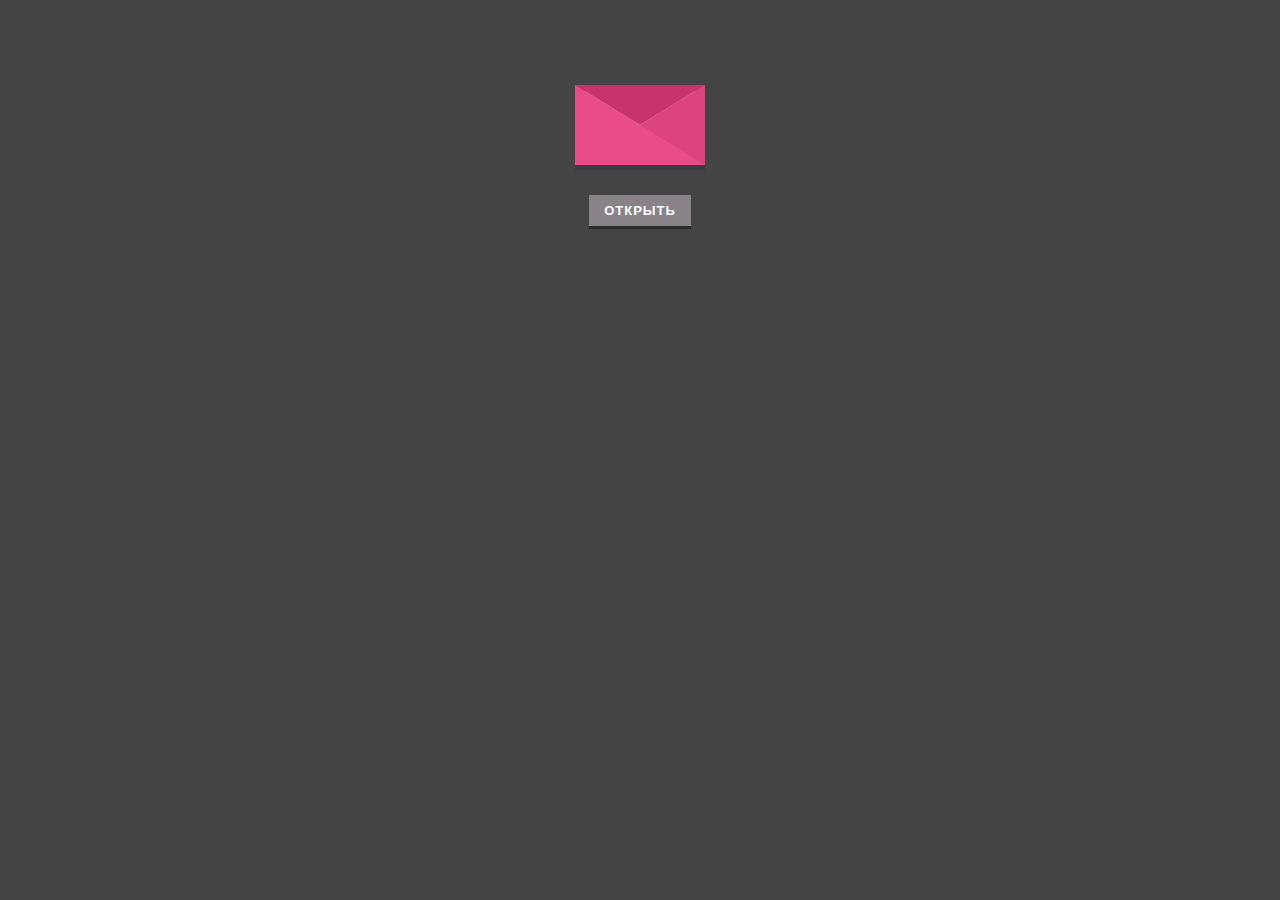
<file: task2/index.html>
<!DOCTYPE html>
<html lang="ru">
<head>
  <meta charset="UTF-8">
  <meta name="viewport" content="width=device-width, initial-scale=1.0">
  <meta http-equiv="X-UA-Compatible" content="ie=edge">
  <title>Ошибки</title>
  <link rel="stylesheet" href="css/main.css">
</head>
<body>
<main class="container" id="mail">

  <div class="envelope">
    <div class="paper">
      <ul>
        <li></li>
        <li></li>
        <li></li>
        <li></li>
      </ul>
      <div class="noti">1</div>
    </div>
  </div>
  <div class="open"></div>

  <input id="open" type="button" value="Открыть">

</main>
<script src="./js/open.js"></script>
<script src="./js/ui.js"></script>
</body>
</html>
</file>
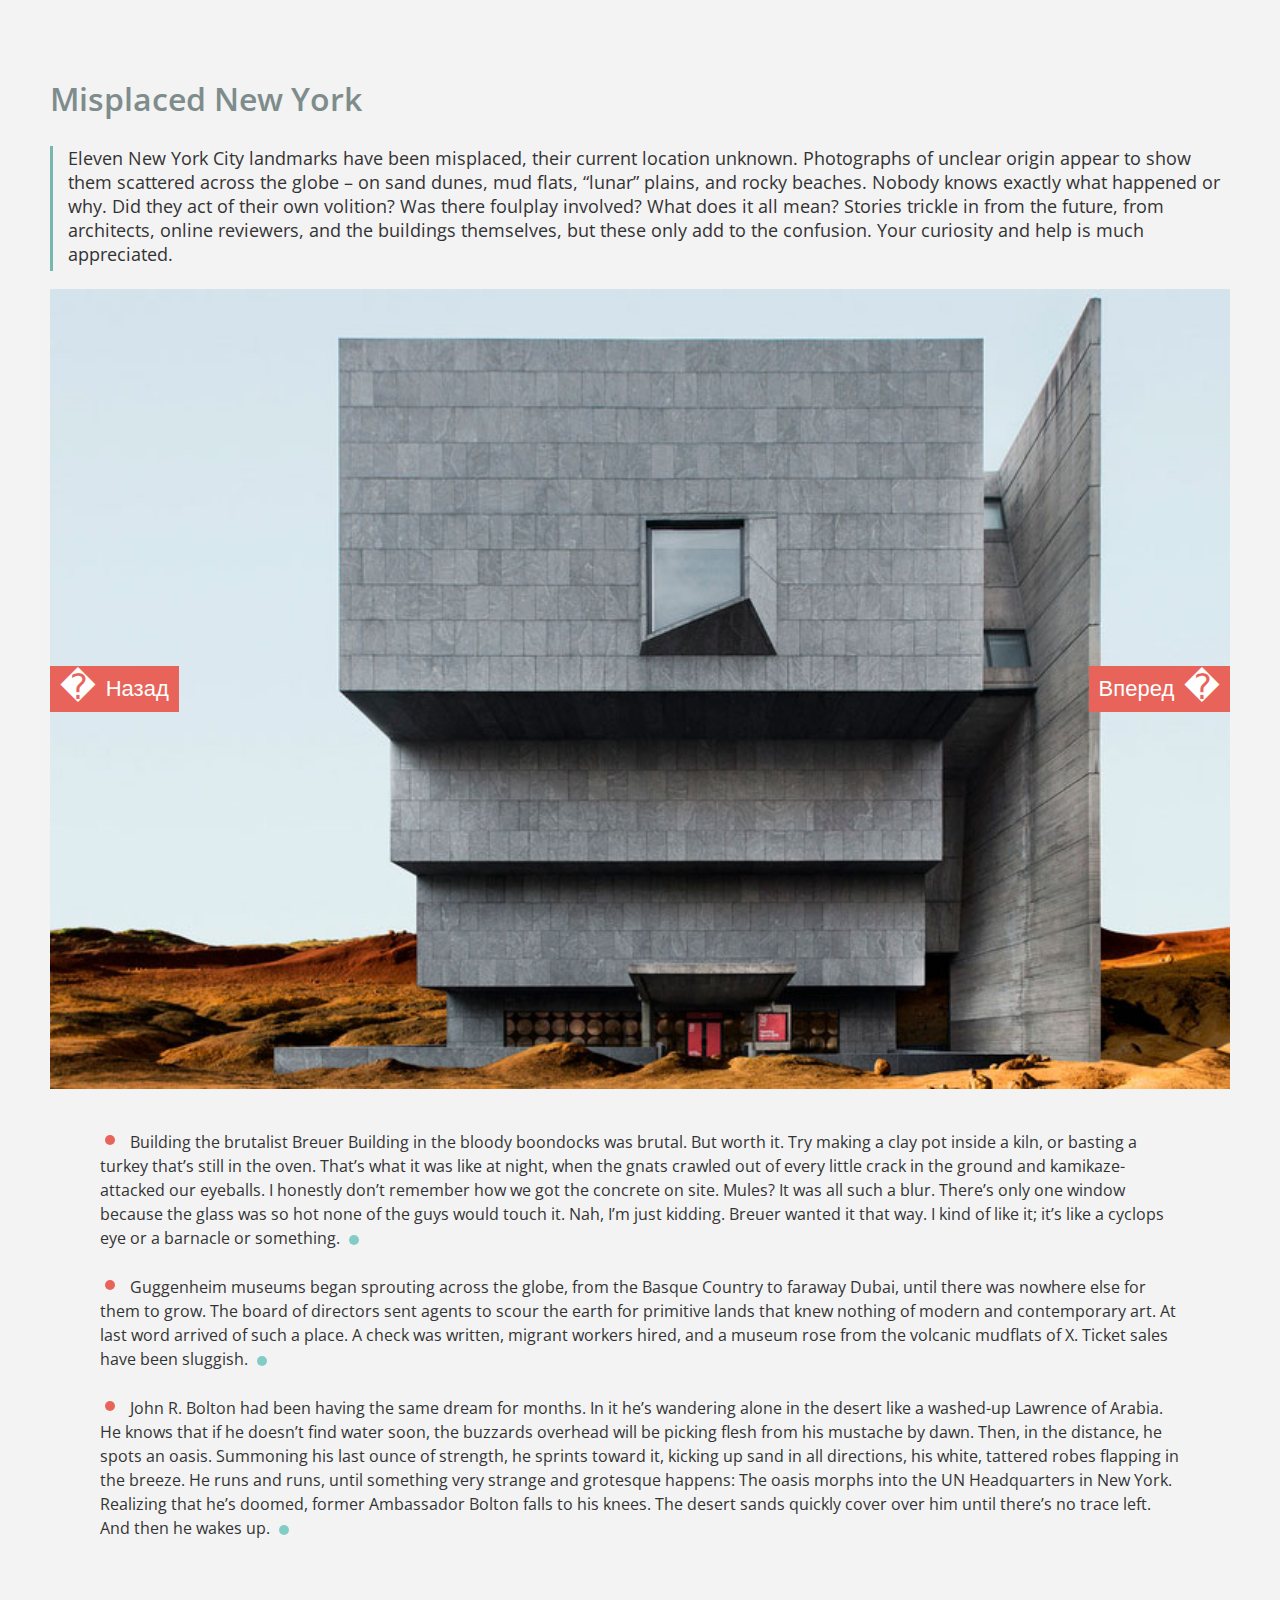
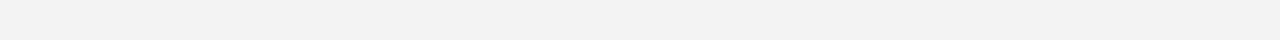
<file: task3/index.html>
<!DOCTYPE html>
<html lang="ru">
<head>
  <meta charset="UTF-8">
  <meta name="viewport" content="width=device-width, initial-scale=1.0">
  <meta name="viewport" content="width=1280">
  <meta http-equiv="X-UA-Compatible" content="ie=edge">
  <title>Галерея</title>
  <link rel="stylesheet" href="css/styles.css">
</head>
<body>
<article class="article-block">
  <h2 class="article-header">Misplaced New York</h2>
  <p class="article-description">
    Eleven New York City landmarks have been misplaced, their current location unknown. Photographs of unclear origin appear to show them scattered across the globe – on sand dunes, mud flats, “lunar” plains, and rocky beaches. Nobody knows exactly what happened or why. Did they act of their own volition? Was there foulplay involved? What does it all mean? Stories trickle in from the future, from architects, online reviewers, and the buildings themselves, but these only add to the confusion. Your curiosity and help is much appreciated.
  </p>

  <div class="article-gallery">
    <img id="currentPhoto" src="i/breuer-building.jpg" alt="">
    <button id="prevPhoto">Назад</button>
    <button id="nextPhoto">Вперед</button>
  </div>

  <div class="article-text">
    <ul class="list">
      <li class="list-item">
        Building the brutalist Breuer Building in the bloody boondocks was brutal. But worth it. Try making a clay pot inside a kiln, or basting a turkey that’s still in the oven. That’s what it was like at night, when the gnats crawled out of every little crack in the ground and kamikaze-attacked our eyeballs. I honestly don’t remember how we got the concrete on site. Mules? It was all such a blur. There’s only one window because the glass was so hot none of the guys would touch it. Nah, I’m just kidding. Breuer wanted it that way. I kind of like it; it’s like a cyclops eye or a barnacle or something.
      </li>
      <li class="list-item">
        Guggenheim museums began sprouting across the globe, from the Basque Country to faraway Dubai, until there was nowhere else for them to grow. The board of directors sent agents to scour the earth for primitive lands that knew nothing of modern and contemporary art. At last word arrived of such a place. A check was written, migrant workers hired, and a museum rose from the volcanic mudflats of X. Ticket sales have been sluggish.
      </li>
      <li class="list-item">
        John R. Bolton had been having the same dream for months. In it he’s wandering alone in the desert like a washed-up Lawrence of Arabia. He knows that if he doesn’t find water soon, the buzzards overhead will be picking flesh from his mustache by dawn. Then, in the distance, he spots an oasis. Summoning his last ounce of strength, he sprints toward it, kicking up sand in all directions, his white, tattered robes flapping in the breeze. He runs and runs, until something very strange and grotesque happens: The oasis morphs into the UN Headquarters in New York. Realizing that he’s doomed, former Ambassador Bolton falls to his knees. The desert sands quickly cover over him until there’s no trace left. And then he wakes up.
      </li>
    </ul>
  </div>
</article>
<script src="js/scripts.js"></script>
</body>
</html>
</file>
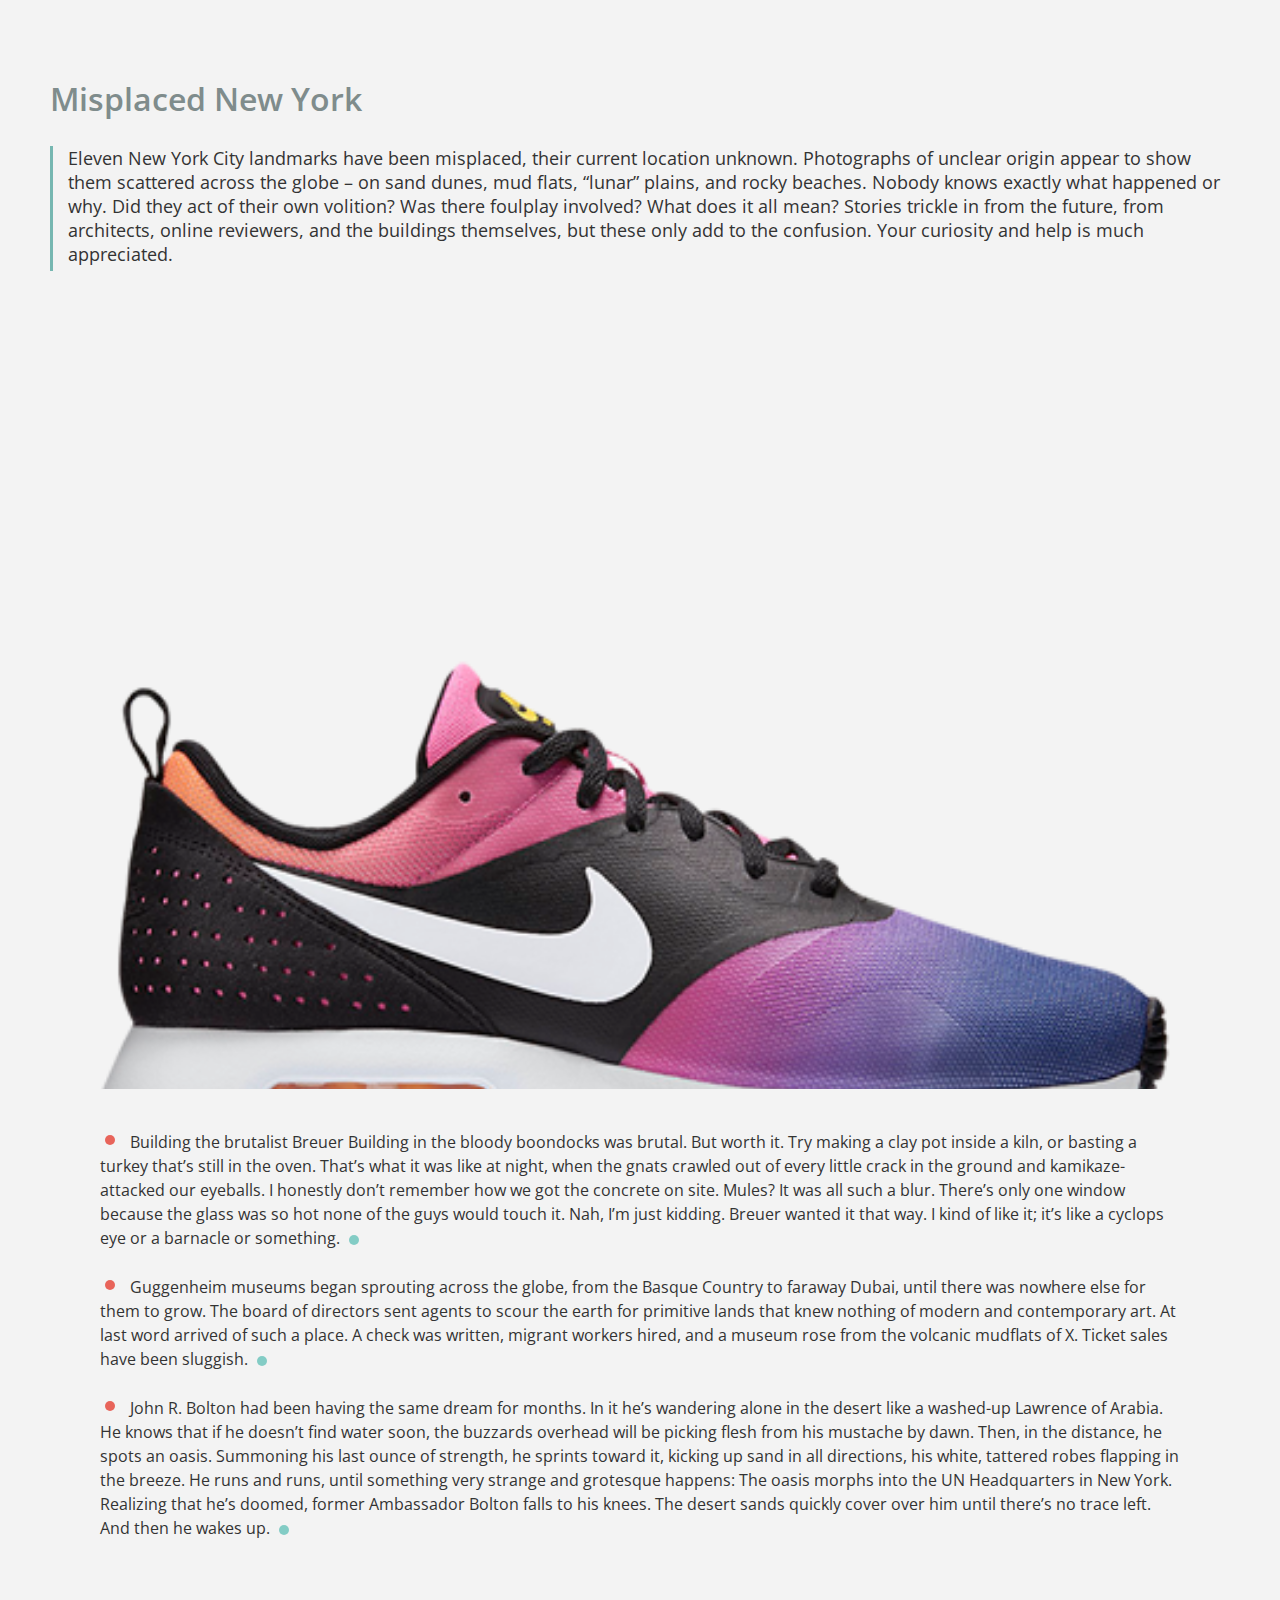
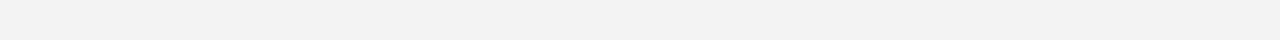
<file: task1/task1.html>
<!DOCTYPE html>
<html lang="ru">
<head>
  <meta charset="UTF-8">
  <meta name="viewport" content="width=device-width, initial-scale=1.0">
  <meta name="viewport" content="width=1280">
  <meta http-equiv="X-UA-Compatible" content="ie=edge">
  <title>Галерея</title>
  <link rel="stylesheet" href="css/styles.css">
</head>
<body>
<article class="article-block">
  <h2 class="article-header">Misplaced New York</h2>
  <p class="article-description">
    Eleven New York City landmarks have been misplaced, their current location unknown. Photographs of unclear origin appear to show them scattered across the globe – on sand dunes, mud flats, “lunar” plains, and rocky beaches. Nobody knows exactly what happened or why. Did they act of their own volition? Was there foulplay involved? What does it all mean? Stories trickle in from the future, from architects, online reviewers, and the buildings themselves, but these only add to the confusion. Your curiosity and help is much appreciated.
  </p>

  <div class="article-gallery">
    <img id="currentPhoto" src="./i/spinner.gif" alt="">
  </div>

  <div class="article-text">
    <ul class="list">
      <li class="list-item">
        Building the brutalist Breuer Building in the bloody boondocks was brutal. But worth it. Try making a clay pot inside a kiln, or basting a turkey that’s still in the oven. That’s what it was like at night, when the gnats crawled out of every little crack in the ground and kamikaze-attacked our eyeballs. I honestly don’t remember how we got the concrete on site. Mules? It was all such a blur. There’s only one window because the glass was so hot none of the guys would touch it. Nah, I’m just kidding. Breuer wanted it that way. I kind of like it; it’s like a cyclops eye or a barnacle or something.
      </li>
      <li class="list-item">
        Guggenheim museums began sprouting across the globe, from the Basque Country to faraway Dubai, until there was nowhere else for them to grow. The board of directors sent agents to scour the earth for primitive lands that knew nothing of modern and contemporary art. At last word arrived of such a place. A check was written, migrant workers hired, and a museum rose from the volcanic mudflats of X. Ticket sales have been sluggish.
      </li>
      <li class="list-item">
        John R. Bolton had been having the same dream for months. In it he’s wandering alone in the desert like a washed-up Lawrence of Arabia. He knows that if he doesn’t find water soon, the buzzards overhead will be picking flesh from his mustache by dawn. Then, in the distance, he spots an oasis. Summoning his last ounce of strength, he sprints toward it, kicking up sand in all directions, his white, tattered robes flapping in the breeze. He runs and runs, until something very strange and grotesque happens: The oasis morphs into the UN Headquarters in New York. Realizing that he’s doomed, former Ambassador Bolton falls to his knees. The desert sands quickly cover over him until there’s no trace left. And then he wakes up.
      </li>
    </ul>
  </div>
</article>
<script src="js/scripts.js"></script>
</body>
</html>
</file>
<file: task2/css/main.css>
* {
  box-sizing: border-box;
}

html {
  background: #444444;
}

.container {
  width: 130px;
  margin: 20px auto;
  text-align: center;
  position: relative;
}

.envelope {
  background: #ca336d;
  width: 100%;
  height: 80px;
  position: relative;
  box-shadow: 0 5px 0 #3a3d3c;
  margin: 85px 0 30px 0;
  z-index: 1;
}

.envelope:before,
.envelope:after {
  content: "";
  position: absolute;
  bottom: 0;
}

.envelope:before {
  right: 0;
  border-bottom: 0px solid transparent;
  border-top: 80px solid transparent;
  border-right: 130px solid #dc447f;
  z-index: 1;
}

.envelope:after {
  left: 0;
  border-bottom: 0px solid transparent;
  border-top: 80px solid transparent;
  border-left: 130px solid #ea4c89;
  z-index: 1;
}

.open {
  border-right: 65px solid transparent;
  border-top: 40px solid #c8336c;
  border-left: 65px solid transparent;
  position: absolute;
  z-index: 9999;
  left: 0;
  top: 0;
  transform-origin: 0% 0%;
}

.paper {
  width: 110px;
  height: 75px;
  position: absolute;
  bottom: 0;
  left: 50%;
  margin-left: -55px;
  background: #f2f2f2;
  z-index: 0;
}

.paper:before {
  content: "";
  position: absolute;
}

.paper:before {
  width: 110px;
  height: 75px;
  background: rgba(177,177,177,0.1);
  bottom: 0;
  left: 0;
}

.noti {
  position: absolute;
  top: -15px;
  right: -15px;
  width: 35px;
  height: 35px;
  border-radius: 35px;
  color: #fff;
  font: bold 20px/36px "Helvetica";
  text-align: center;
  background: #2ecc71;
  box-shadow: 0 4px 0 rgba(216,217,216, 0.7);
  opacity: 0;
}

ul {
  margin: 25px auto 0 auto;
  padding: 0;
  display: block;
  width: 80%;
}

li {
  list-style: none;
  background: #d3d3d3;
  width: 100%;
  height: 5px;
  margin-bottom: 5px;
}

li:nth-child(1) {
  width: 50%;
}

li:nth-child(2) {
  margin-bottom: 20px;
  width: 20%;
}

input {
  border: none;
  background: #878387;
  text-decoration: none;
  text-transform: uppercase;
  color: #fff;
  letter-spacing: 1px;
  font: bold 13px "helvetica";
  padding: 8px 15px;
  box-shadow: 0 3px 0 #2a2c2b;

  cursor: pointer;
}

input:active,
input:hover {
  box-shadow: 0 1px 0 #2a2c2b;
}

/* TRIGGER ANIMATIONS */
.is-active .open {
  animation: foldUp 1s ease-in-out;
  animation-fill-mode: forwards;
}

.is-active .paper {
  animation: paperUp 1.5s ease-in-out;
  animation-fill-mode: forwards;
  animation-delay: 1s; /* W3C and Opera */
}

.is-active .noti {
  animation: noti 0.5s ease-in-out;
  animation-fill-mode: forwards;
  animation-delay: 2s; /* W3C and Opera */
}

/* ANIMATIONS */
@keyframes foldUp {
  from {
    transform: rotateX(0deg);
  }
  to {
    transform:rotateX(180deg);
    z-index: 0;
  }
}

@keyframes noti {
  from {
    opacity: 0;
  } to {
      opacity: 1;
    }
}


@keyframes paperUp {
  from {
    height: 75px;
  } 60% {
      height: 130px;
    } 70% {
        height: 110px;
      } 80% {
          height: 130px;
        } 90% {
            height: 120px;
          } 100% {
              height: 130px;
            }
}
</file>
<file: task3/css/styles.css>
@import url('https://fonts.googleapis.com/css?family=Open+Sans:400,700,800');

body {
  font-family: 'Open Sans', sans-serif;
  width: 1280px;
  margin: 0 auto;
  color: #333333;
  background-color: #76c7c0;
}

button {
  background-color: #e8645a;
  border: none;
  outline: none;
  color: #ffffff;
  font-size: 22px;
  font-weight: 500;
  position: absolute;
  top: 50%;
  transform: translateY(-50%);
  padding: 10px;
  transition: 0.6s;
}

button:hover {
  background-color: #ffffff;
  color: #e8645a;
  transition: 0.6s;
  cursor: pointer;
}

.article-block {
  background-color: #f3f3f3;
  padding: 50px;
  height: 100%;
}

.article-header {
  font-weight: 600;
  font-size: 32px;
  color: #7f8c8c;
}

.article-description {
  height: 125px;
  font-size: 18px;
}

.article-description::before {
  content: "";
  display: block;
  height: 100%;
  width: 3px;
  margin-right: 15px;
  background: #76b7b1;
  float: left;
}

.article-gallery {
  width: 100%;
  height: 800px;
  overflow: hidden;
  position: relative;
}

.article-gallery img {
  min-width: 100%;
  min-height: 100%;
  display: block;
}

.article-gallery img::after {
  content: attr(alt);
  display: block;
}

#prevPhoto {
  left: 0;
}

#prevPhoto::before {
  content: "� ";
  font-size: 35px;
  line-height: 22px;
  vertical-align: text-top;
}

#nextPhoto {
  right: 0;
}

#nextPhoto::after {
  content: " �";
  font-size: 35px;
  line-height: 22px;
  vertical-align: text-top;
}

.article-text {
  padding: 25px 50px;
}

.list {
  list-style-type: none;
  padding: 0;
}

.list-item {
  margin-bottom: 25px;
  text-indent: 10px;
  line-height: 1.5;
}

.list-item::before {
  content: "";
  display: block;
  width: 10px;
  height: 10px;
  margin: 5px;
  border-radius: 50%;
  float: left;
  background-color: #e8645a;
}

.list-item::after {
  content: "";
  display: inline-block;
  width: 10px;
  height: 10px;
  margin: 5px;
  border-radius: 50%;
  background-color: #83ccc5;
  vertical-align: middle;
}
</file>
<file: task1/css/styles.css>
@import url('https://fonts.googleapis.com/css?family=Open+Sans:400,700,800');

body {
  font-family: 'Open Sans', sans-serif;
  width: 1280px;
  margin: 0 auto;
  color: #333333;
  background-color: #76c7c0;
}

button {
  background-color: #e8645a;
  border: none;
  outline: none;
  color: #ffffff;
  font-size: 22px;
  font-weight: 500;
  position: absolute;
  top: 50%;
  transform: translateY(-50%);
  padding: 10px;
  transition: 0.6s;
}

button:hover {
  background-color: #ffffff;
  color: #e8645a;
  transition: 0.6s;
  cursor: pointer;
}

.article-block {
  background-color: #f3f3f3;
  padding: 50px;
  height: 100%;
}

.article-header {
  font-weight: 600;
  font-size: 32px;
  color: #7f8c8c;
}

.article-description {
  height: 125px;
  font-size: 18px;
}

.article-description::before {
  content: "";
  display: block;
  height: 100%;
  width: 3px;
  margin-right: 15px;
  background: #76b7b1;
  float: left;
}

.article-gallery {
  width: 100%;
  height: 800px;
  overflow: hidden;
  position: relative;
}

.article-gallery img {
  min-width: 100%;
  min-height: 100%;
  display: block;
}

.article-gallery img::after {
  content: attr(alt);
  display: block;
}

#prevPhoto {
  left: 0;
}

#prevPhoto::before {
  content: "� ";
  font-size: 35px;
  line-height: 22px;
  vertical-align: text-top;
}

#nextPhoto {
  right: 0;
}

#nextPhoto::after {
  content: " �";
  font-size: 35px;
  line-height: 22px;
  vertical-align: text-top;
}

.article-text {
  padding: 25px 50px;
}

.list {
  list-style-type: none;
  padding: 0;
}

.list-item {
  margin-bottom: 25px;
  text-indent: 10px;
  line-height: 1.5;
}

.list-item::before {
  content: "";
  display: block;
  width: 10px;
  height: 10px;
  margin: 5px;
  border-radius: 50%;
  float: left;
  background-color: #e8645a;
}

.list-item::after {
  content: "";
  display: inline-block;
  width: 10px;
  height: 10px;
  margin: 5px;
  border-radius: 50%;
  background-color: #83ccc5;
  vertical-align: middle;
}
</file>
